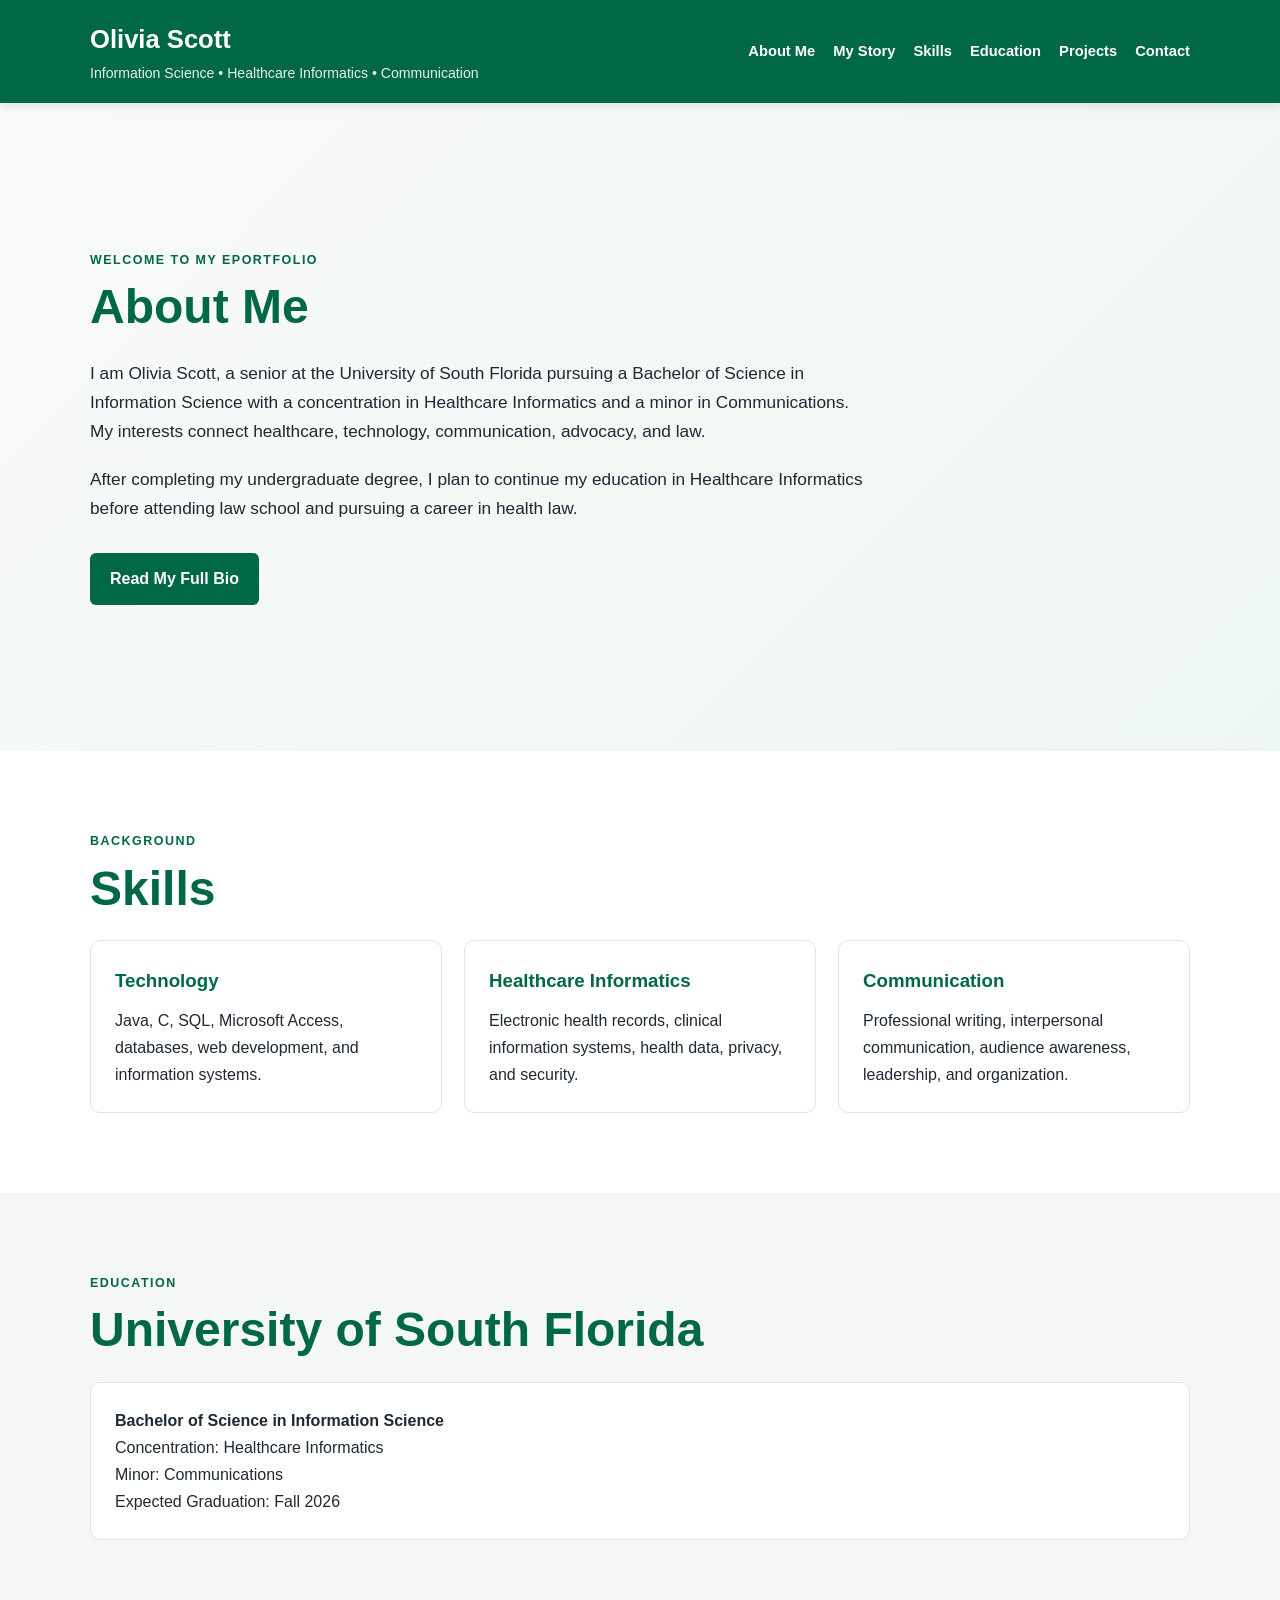
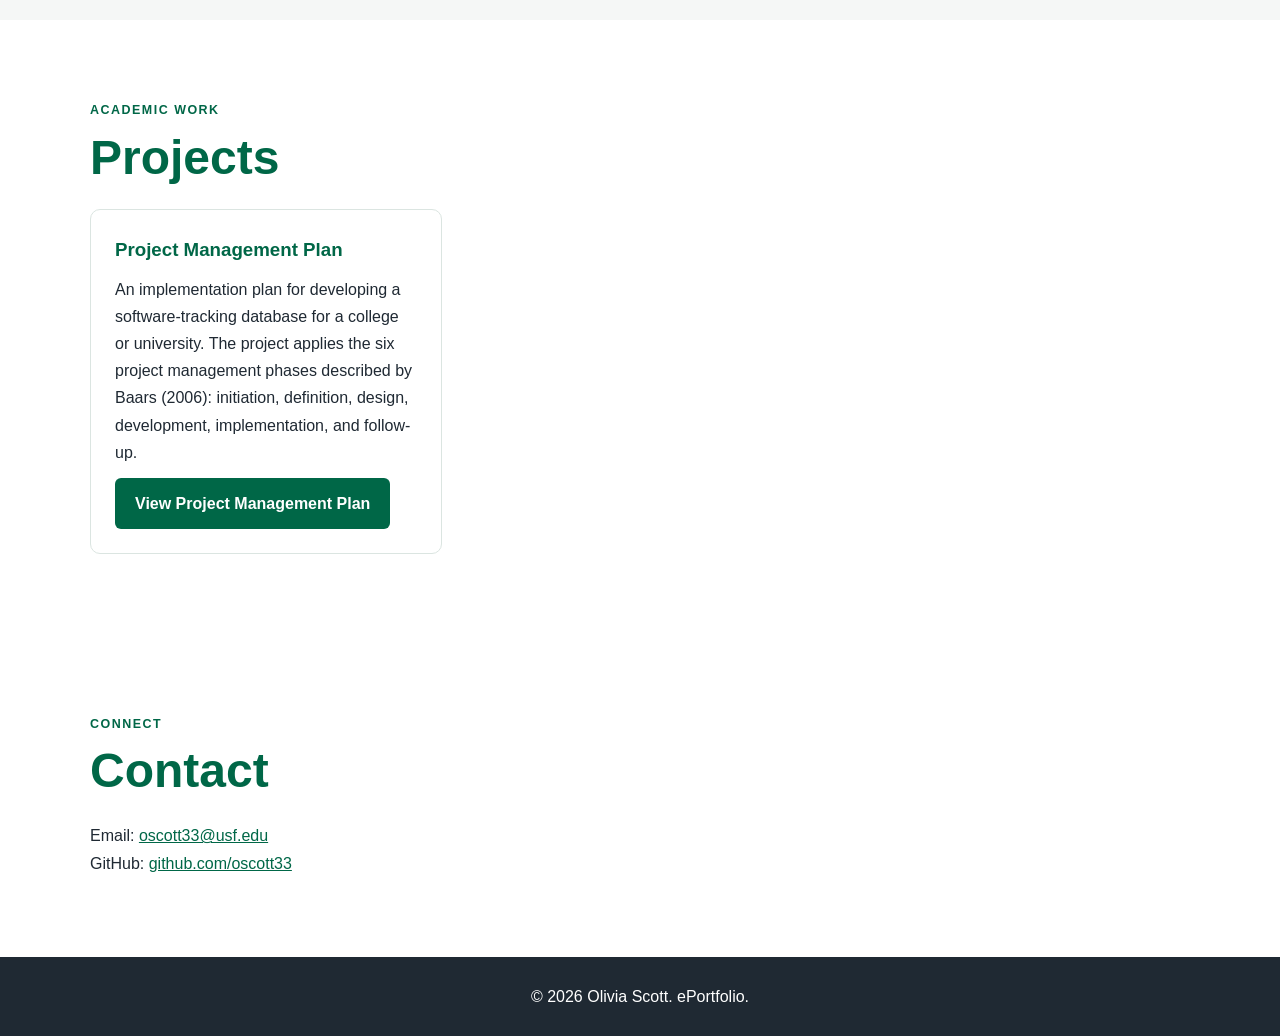
<file: index.html>
<!DOCTYPE html>
<html lang="en">
<head>
    <meta charset="UTF-8">
    <meta name="viewport" content="width=device-width, initial-scale=1.0">
    <title>Olivia Scott | ePortfolio</title>
    <link rel="stylesheet" href="styles.css">
</head>
<body>

<header>
    <div class="container header-content">
        <div>
            <h1>Olivia Scott</h1>
            <p>Information Science • Healthcare Informatics • Communication</p>
        </div>

        <nav>
            <a href="#about">About Me</a>
            <a href="about.html">My Story</a>
            <a href="#skills">Skills</a>
            <a href="#education">Education</a>
            <a href="#projects">Projects</a>
            <a href="#contact">Contact</a>
        </nav>
    </div>
</header>

<main>

    <section id="about" class="hero">
        <div class="container">
            <p class="eyebrow">WELCOME TO MY EPORTFOLIO</p>

            <h2>About Me</h2>

            <p class="lead">
                I am Olivia Scott, a senior at the University of South Florida pursuing a
                Bachelor of Science in Information Science with a concentration in Healthcare
                Informatics and a minor in Communications. My interests connect healthcare,
                technology, communication, advocacy, and law.
            </p>

            <p class="lead">
                After completing my undergraduate degree, I plan to continue my education in
                Healthcare Informatics before attending law school and pursuing a career in health law.
            </p>

            <a class="button" href="about.html">Read My Full Bio</a>
        </div>
    </section>


    <section id="skills">
        <div class="container">
            <p class="eyebrow">BACKGROUND</p>
            <h2>Skills</h2>

            <div class="card-grid">

                <div class="card">
                    <h3>Technology</h3>
                    <p>
                        Java, C, SQL, Microsoft Access, databases,
                        web development, and information systems.
                    </p>
                </div>

                <div class="card">
                    <h3>Healthcare Informatics</h3>
                    <p>
                        Electronic health records, clinical information systems,
                        health data, privacy, and security.
                    </p>
                </div>

                <div class="card">
                    <h3>Communication</h3>
                    <p>
                        Professional writing, interpersonal communication,
                        audience awareness, leadership, and organization.
                    </p>
                </div>

            </div>
        </div>
    </section>


    <section id="education" class="section-alt">
        <div class="container">
            <p class="eyebrow">EDUCATION</p>

            <h2>University of South Florida</h2>

            <div class="education-box">
                <p><strong>Bachelor of Science in Information Science</strong></p>
                <p>Concentration: Healthcare Informatics</p>
                <p>Minor: Communications</p>
                <p>Expected Graduation: Fall 2026</p>
            </div>
        </div>
    </section>


    <!-- Projects Section -->
    <section id="projects">
        <div class="container">
            <p class="eyebrow">ACADEMIC WORK</p>
            <h2>Projects</h2>

            <div class="card-grid">

                <div class="card">
                    <h3>Project Management Plan</h3>

                    <p>
                        An implementation plan for developing a software-tracking
                        database for a college or university. The project applies
                        the six project management phases described by Baars (2006):
                        initiation, definition, design, development, implementation,
                        and follow-up.
                    </p>

                    <a class="button" href="project-management-plan.html">
                        View Project Management Plan
                    </a>
                </div>

            </div>
        </div>
    </section>


    <section id="contact">
        <div class="container">
            <p class="eyebrow">CONNECT</p>
            <h2>Contact</h2>

            <p>
                Email:
                <a href="mailto:oscott33@usf.edu">oscott33@usf.edu</a>
            </p>

            <p>
                GitHub:
                <a href="https://github.com/oscott33"
                   target="_blank"
                   rel="noopener">
                    github.com/oscott33
                </a>
            </p>
        </div>
    </section>

</main>

<footer>
    <p>&copy; 2026 Olivia Scott. ePortfolio.</p>
</footer>

</body>
</html>
</file>
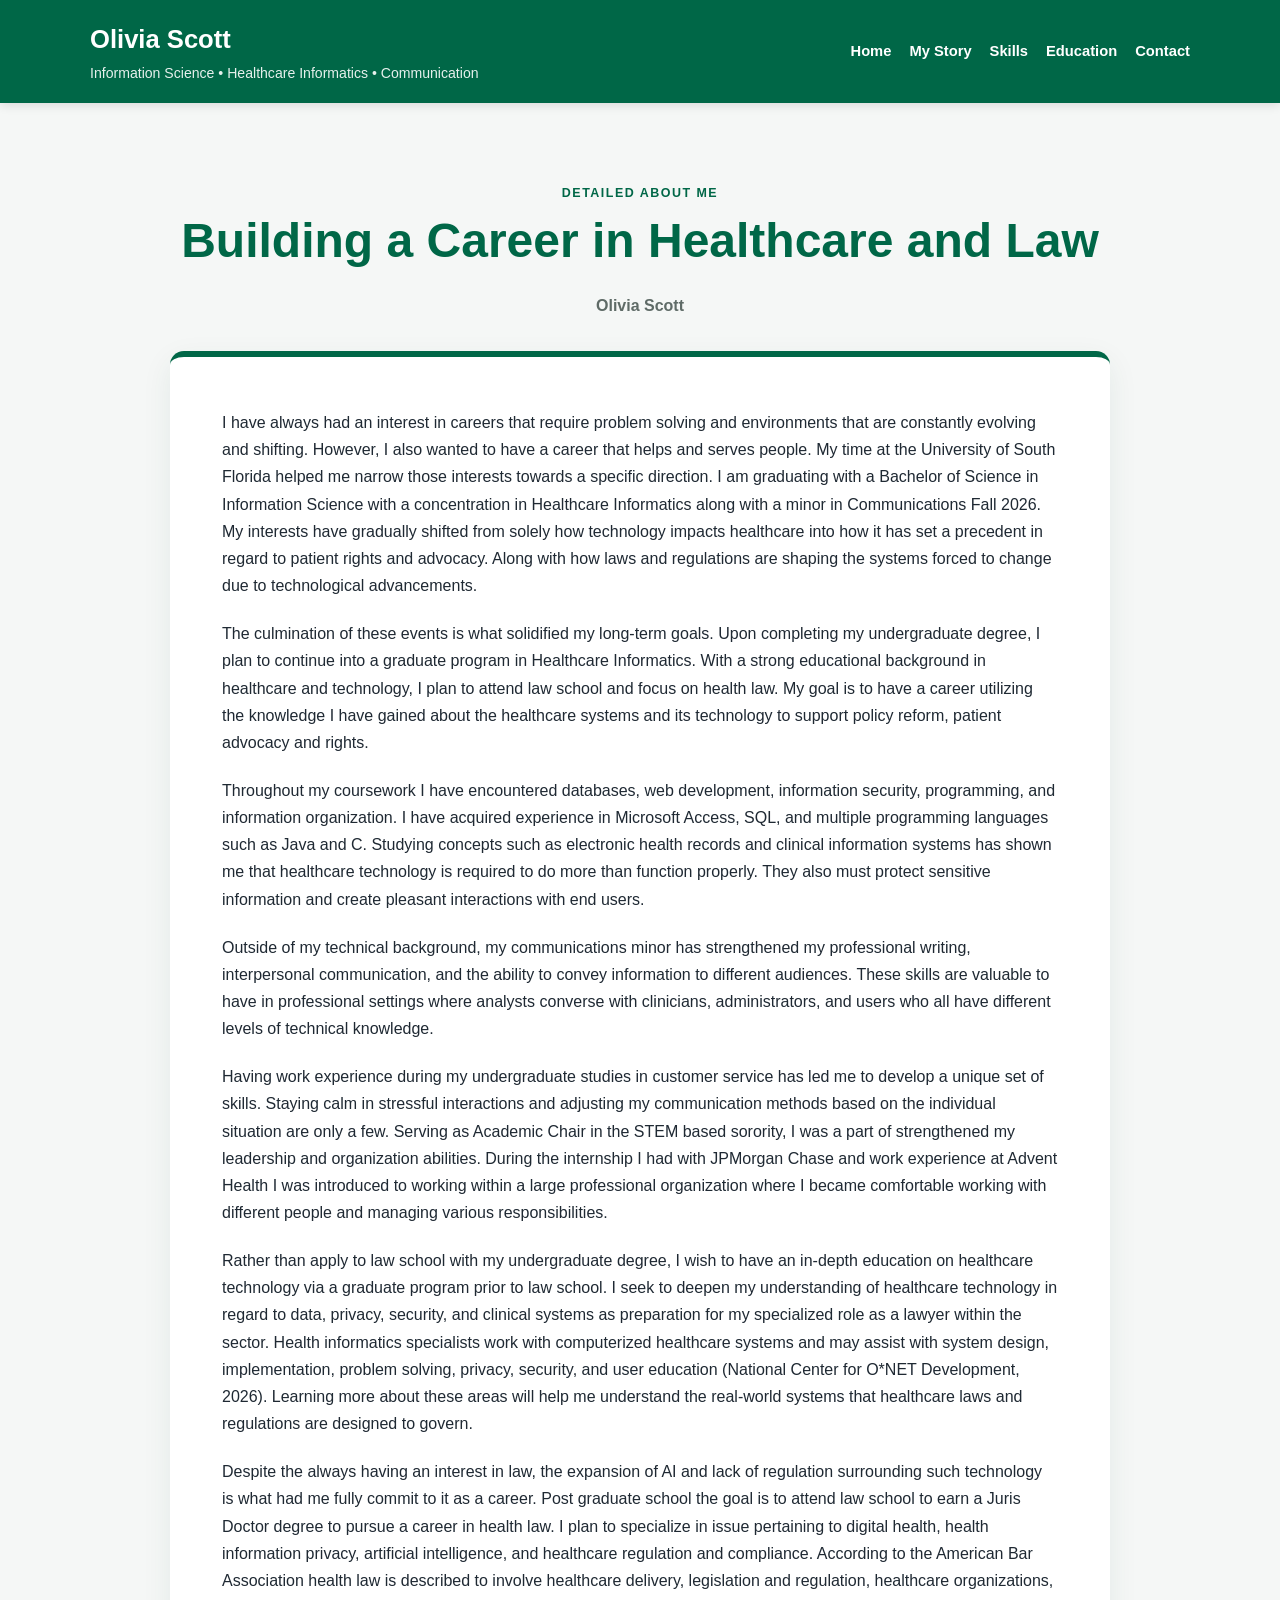
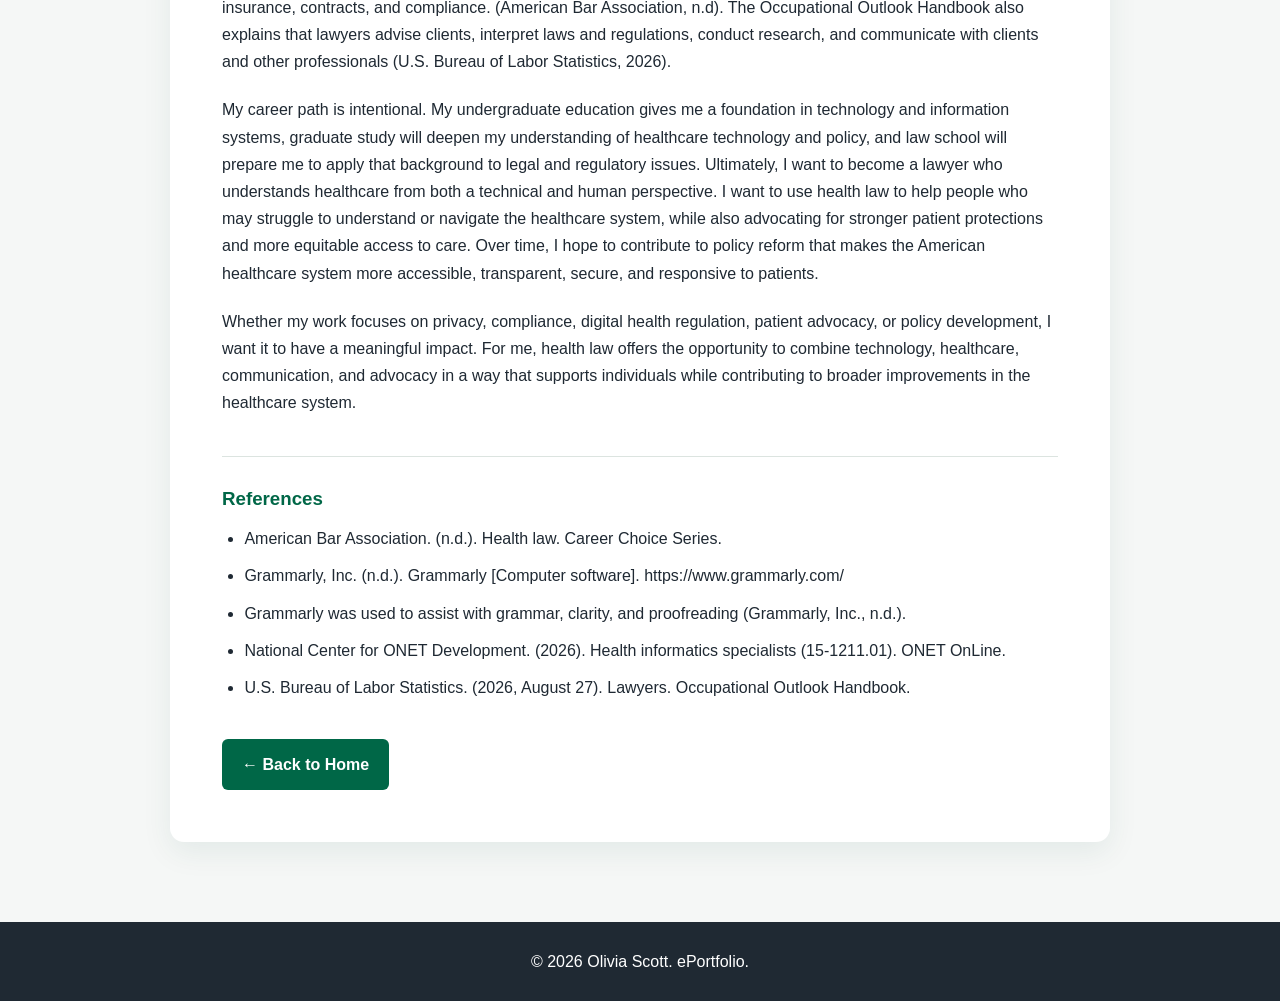
<file: about.html>
<!DOCTYPE html>
<html lang="en">
<head>
    <meta charset="UTF-8">
    <meta name="viewport" content="width=device-width, initial-scale=1.0">
    <title>About Me | Olivia Scott</title>
    <link rel="stylesheet" href="styles.css">
</head>
<body>

<header>
    <div class="container header-content">
        <div>
            <h1>Olivia Scott</h1>
            <p>Information Science • Healthcare Informatics • Communication</p>
        </div>

        <nav>
            <a href="index.html">Home</a>
            <a href="about.html">My Story</a>
            <a href="index.html#skills">Skills</a>
            <a href="index.html#education">Education</a>
            <a href="index.html#contact">Contact</a>
        </nav>
    </div>
</header>

<main>
    <section class="section-alt bio-page">
        <div class="container bio-layout">

            <div class="section-heading">
                <p class="eyebrow">DETAILED ABOUT ME</p>
                <h2>Building a Career in Healthcare and Law</h2>
                <p class="byline">Olivia Scott</p>
            </div>

            <article class="bio-card">
                <p>I have always had an interest in careers that require problem solving and environments that are constantly evolving and shifting. However, I also wanted to have a career that helps and serves people. My time at the University of South Florida helped me narrow those interests towards a specific direction. I am graduating with a Bachelor of Science in Information Science with a concentration in Healthcare Informatics along with a minor in Communications Fall 2026. My interests have gradually shifted from solely how technology impacts healthcare into how it has set a precedent in regard to patient rights and advocacy. Along with how laws and regulations are shaping the systems forced to change due to technological advancements.</p>
                <p>The culmination of these events is what solidified my long-term goals. Upon completing my undergraduate degree, I plan to continue into a graduate program in Healthcare Informatics. With a strong educational background in healthcare and technology, I plan to attend law school and focus on health law. My goal is to have a career utilizing the knowledge I have gained about the healthcare systems and its technology to support policy reform, patient advocacy and rights.</p>
                <p>Throughout my coursework I have encountered databases, web development, information security, programming, and information organization. I have acquired experience in Microsoft Access, SQL, and multiple programming languages such as Java and C. Studying concepts such as electronic health records and clinical information systems has shown me that healthcare technology is required to do more than function properly. They also must protect sensitive information and create pleasant interactions with end users.</p>
                <p>Outside of my technical background, my communications minor has strengthened my professional writing, interpersonal communication, and the ability to convey information to different audiences. These skills are valuable to have in professional settings where analysts converse with clinicians, administrators, and users who all have different levels of technical knowledge.</p>
                <p>Having work experience during my undergraduate studies in customer service has led me to develop a unique set of skills. Staying calm in stressful interactions and adjusting my communication methods based on the individual situation are only a few. Serving as Academic Chair in the STEM based sorority, I was a part of strengthened my leadership and organization abilities. During the internship I had with JPMorgan Chase and work experience at Advent Health I was introduced to working within a large professional organization where I became comfortable working with different people and managing various responsibilities.</p>
                <p>Rather than apply to law school with my undergraduate degree, I wish to have an in-depth education on healthcare technology via a graduate program prior to law school. I seek to deepen my understanding of healthcare technology in regard to data, privacy, security, and clinical systems as preparation for my specialized role as a lawyer within the sector. Health informatics specialists work with computerized healthcare systems and may assist with system design, implementation, problem solving, privacy, security, and user education (National Center for O*NET Development, 2026). Learning more about these areas will help me understand the real-world systems that healthcare laws and regulations are designed to govern.</p>
                <p>Despite the always having an interest in law, the expansion of AI and lack of regulation surrounding such technology is what had me fully commit to it as a career. Post graduate school the goal is to attend law school to earn a Juris Doctor degree to pursue a career in health law. I plan to specialize in issue pertaining to digital health, health information privacy, artificial intelligence, and healthcare regulation and compliance. According to the American Bar Association health law is described to involve healthcare delivery, legislation and regulation, healthcare organizations, insurance, contracts, and compliance. (American Bar Association, n.d). The Occupational Outlook Handbook also explains that lawyers advise clients, interpret laws and regulations, conduct research, and communicate with clients and other professionals (U.S. Bureau of Labor Statistics, 2026).</p>
                <p>My career path is intentional. My undergraduate education gives me a foundation in technology and information systems, graduate study will deepen my understanding of healthcare technology and policy, and law school will prepare me to apply that background to legal and regulatory issues. Ultimately, I want to become a lawyer who understands healthcare from both a technical and human perspective. I want to use health law to help people who may struggle to understand or navigate the healthcare system, while also advocating for stronger patient protections and more equitable access to care. Over time, I hope to contribute to policy reform that makes the American healthcare system more accessible, transparent, secure, and responsive to patients.</p>
                <p>Whether my work focuses on privacy, compliance, digital health regulation, patient advocacy, or policy development, I want it to have a meaningful impact. For me, health law offers the opportunity to combine technology, healthcare, communication, and advocacy in a way that supports individuals while contributing to broader improvements in the healthcare system.</p>

                <div class="references">
                    <h3>References</h3>
                    <ul>
                    <li>American Bar Association. (n.d.). Health law. Career Choice Series.</li>
                    <li>Grammarly, Inc. (n.d.). Grammarly [Computer software]. https://www.grammarly.com/</li>
                    <li>Grammarly was used to assist with grammar, clarity, and proofreading (Grammarly, Inc., n.d.).</li>
                    <li>National Center for ONET Development. (2026). Health informatics specialists (15-1211.01). ONET OnLine.</li>
                    <li>U.S. Bureau of Labor Statistics. (2026, August 27). Lawyers. Occupational Outlook Handbook.</li>
                    </ul>
                </div>

                <a class="button back-home" href="index.html">← Back to Home</a>
            </article>

        </div>
    </section>
</main>

<footer>
    <p>&copy; 2026 Olivia Scott. ePortfolio.</p>
</footer>

</body>
</html>
</file>
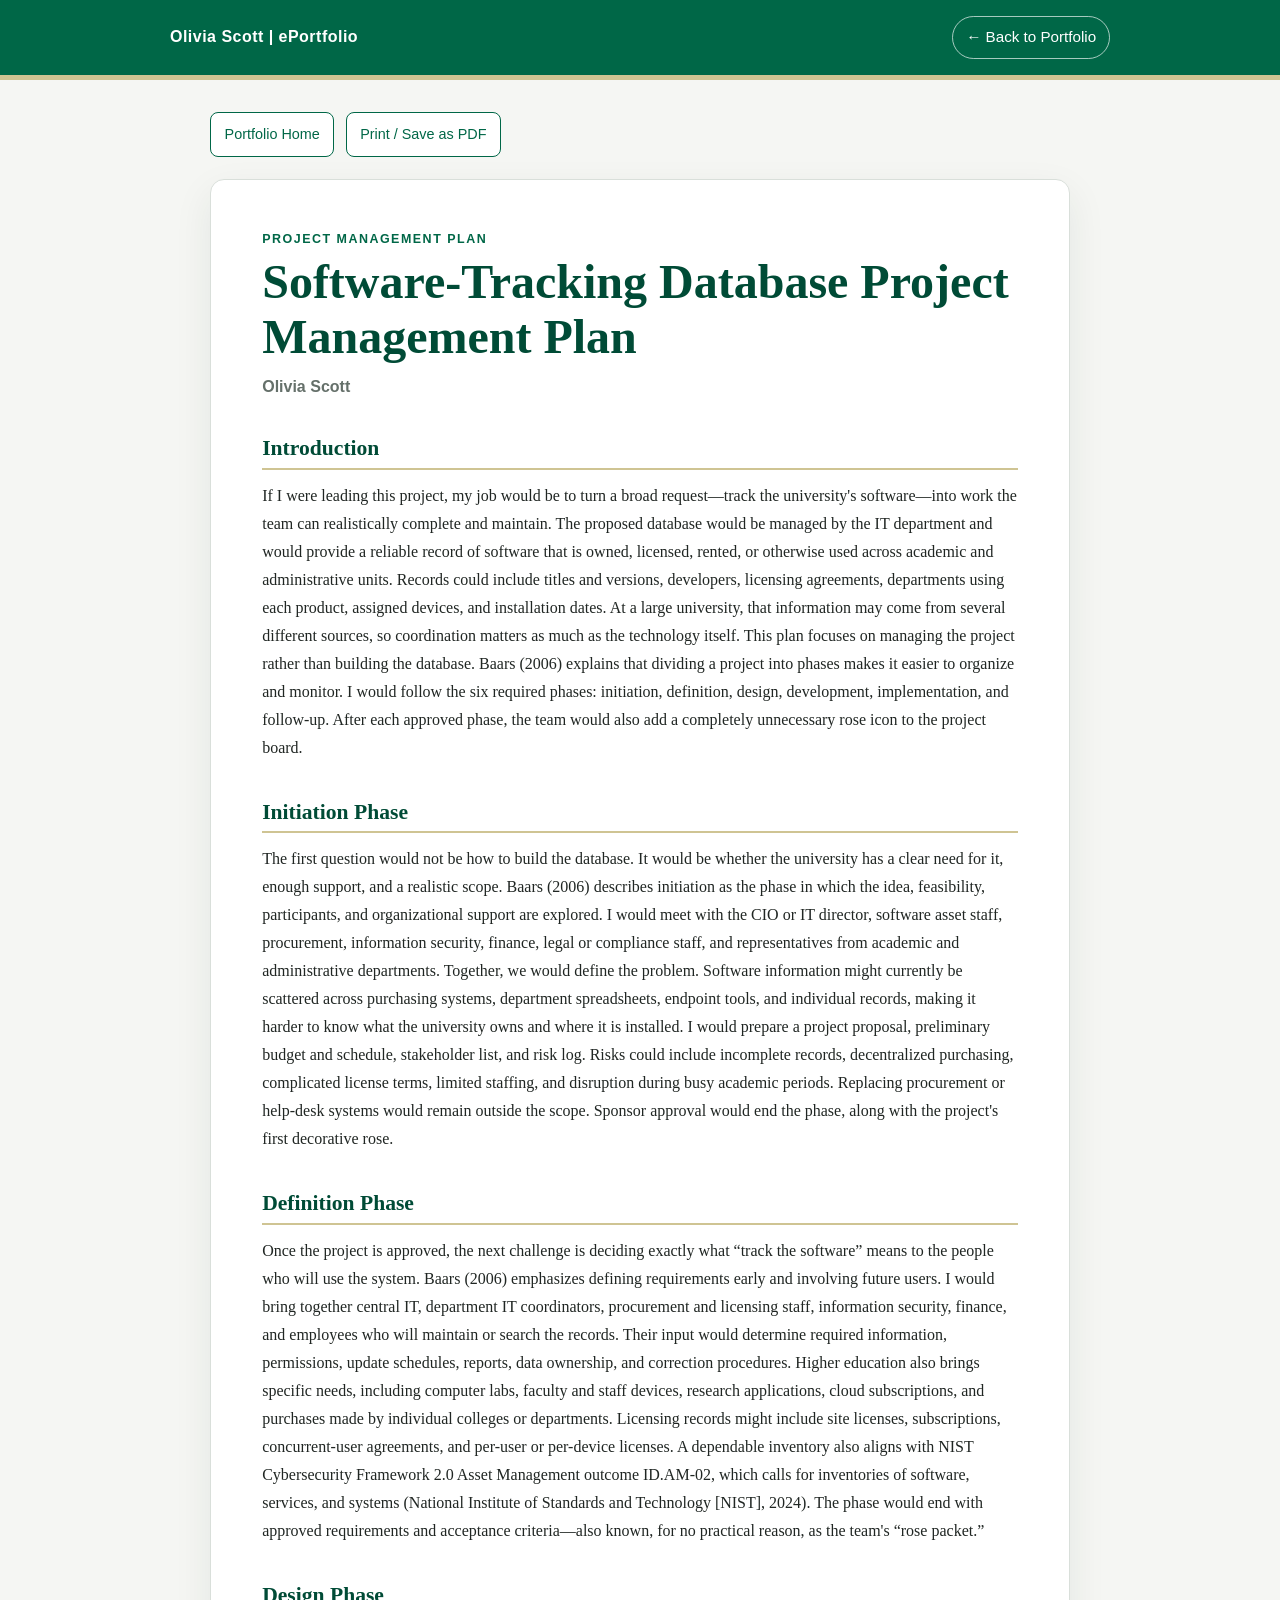
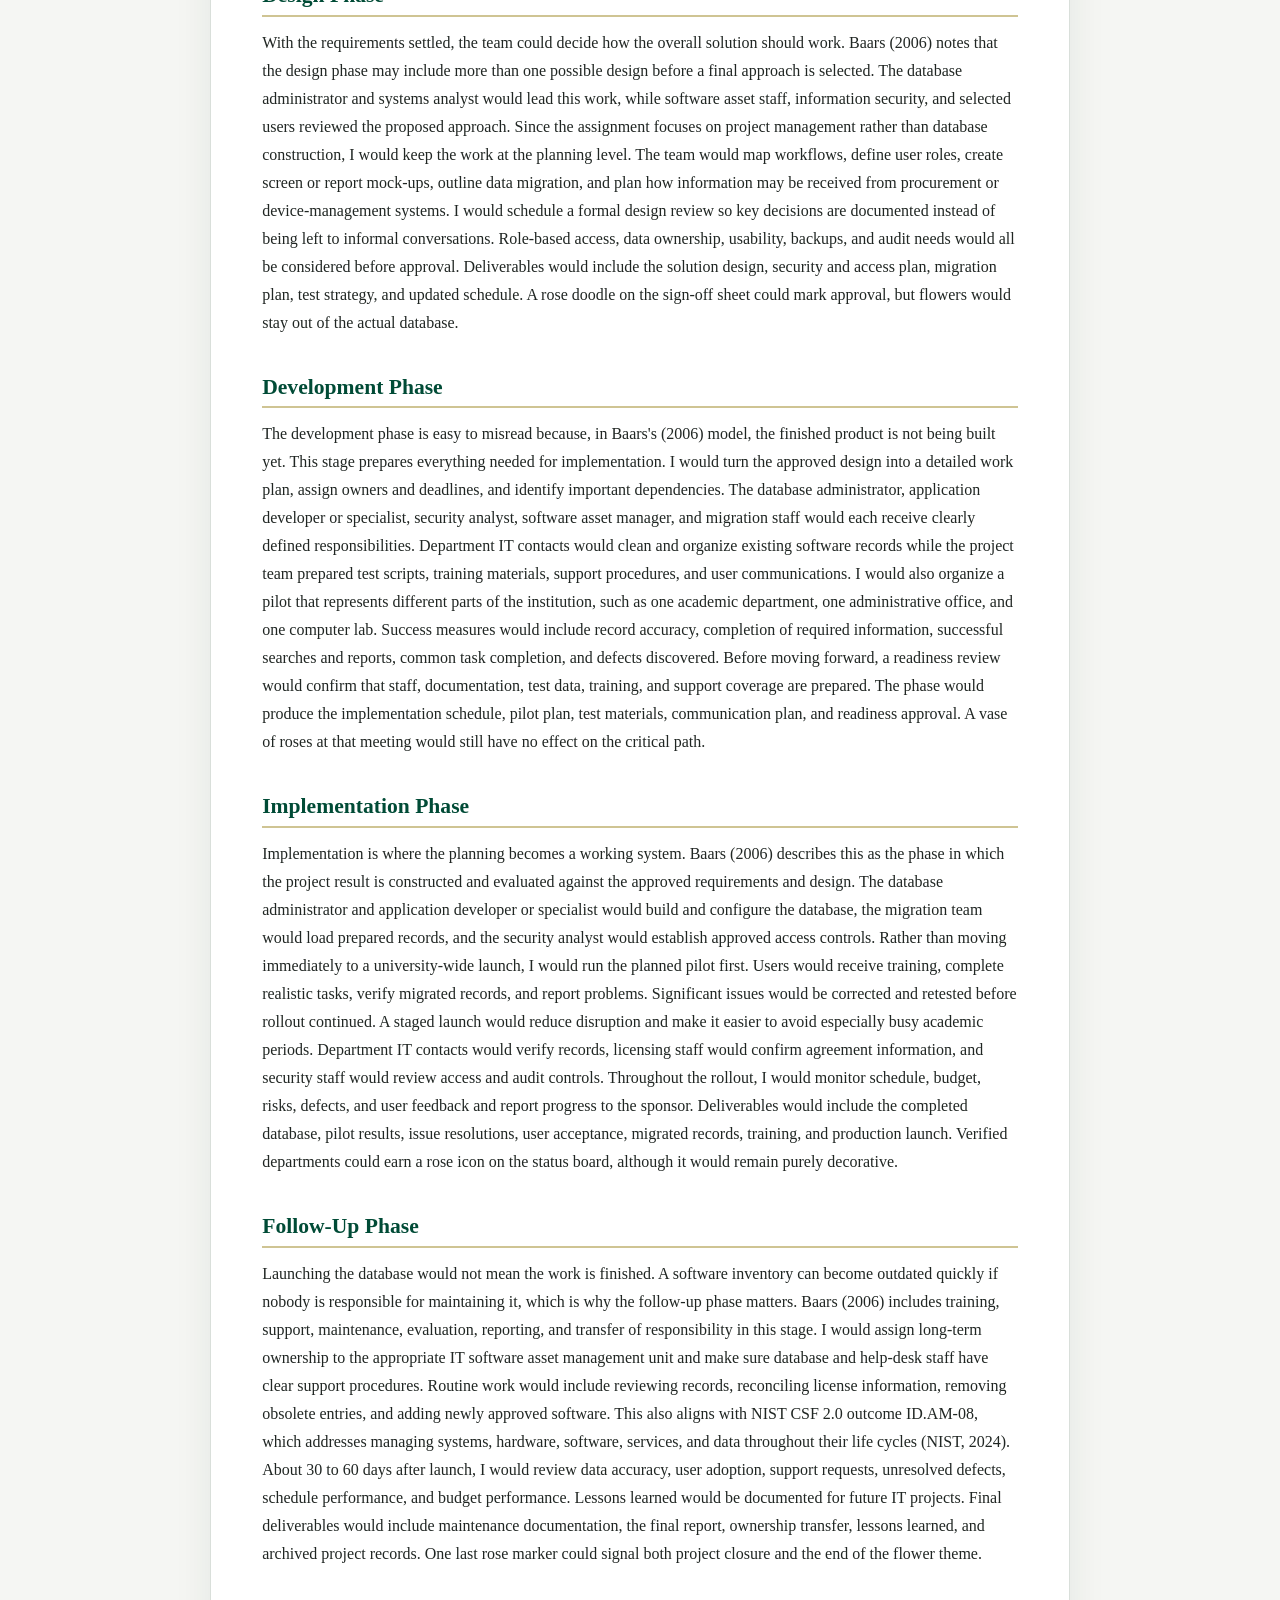
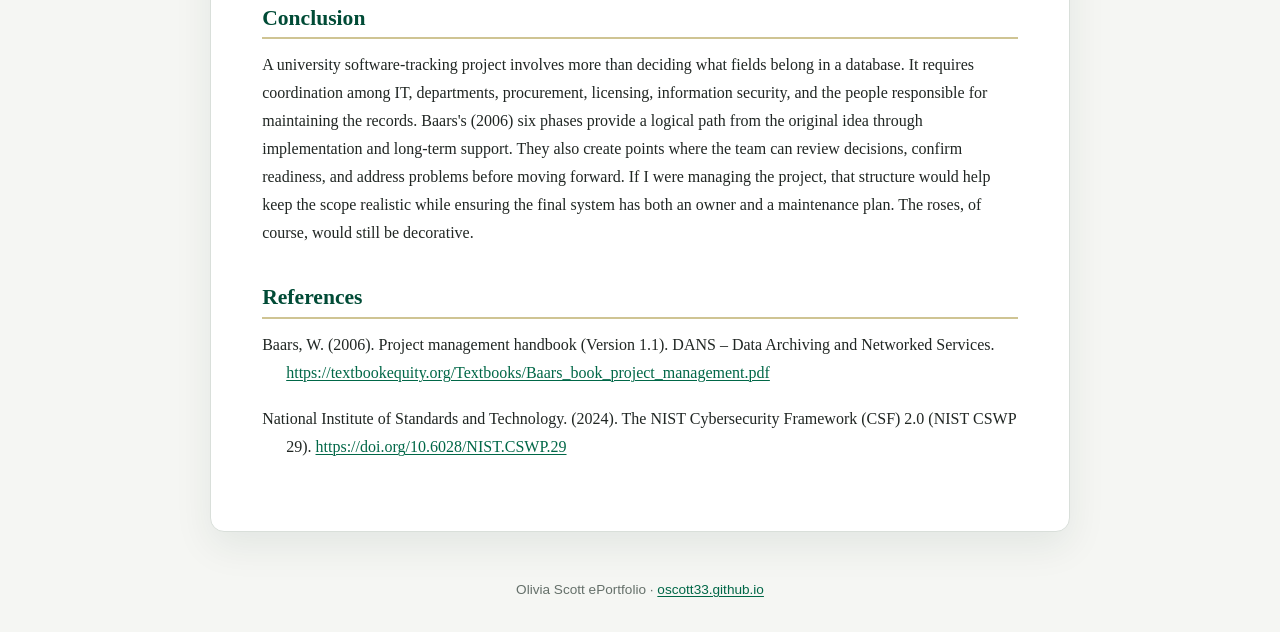
<file: project-management-plan.html>
<!DOCTYPE html>
<html lang="en">
<head>
  <meta charset="UTF-8">
  <meta name="viewport" content="width=device-width, initial-scale=1.0">
  <meta name="description" content="Olivia Scott's Project Management Plan for a hypothetical university software-tracking database.">
  <title>Software-Tracking Database Project Management Plan | Olivia Scott</title>
  <style>
    :root {
      --usf-green: #006747;
      --usf-dark: #004b36;
      --usf-gold: #cfc493;
      --ink: #202623;
      --muted: #65706a;
      --paper: #ffffff;
      --page: #f5f6f3;
      --line: #d9dfda;
    }

    * {
      box-sizing: border-box;
    }

    html {
      scroll-behavior: smooth;
    }

    body {
      margin: 0;
      font-family: Georgia, "Times New Roman", serif;
      color: var(--ink);
      background: var(--page);
      line-height: 1.75;
    }

    .site-header {
      background: var(--usf-green);
      color: white;
      border-bottom: 5px solid var(--usf-gold);
    }

    .header-inner {
      max-width: 980px;
      margin: 0 auto;
      padding: 1rem 1.25rem;
      display: flex;
      align-items: center;
      justify-content: space-between;
      gap: 1rem;
    }

    .brand {
      font-family: Arial, Helvetica, sans-serif;
      font-weight: 700;
      letter-spacing: .03em;
    }

    .back-link {
      color: white;
      text-decoration: none;
      font-family: Arial, Helvetica, sans-serif;
      font-size: .95rem;
      border: 1px solid rgba(255,255,255,.65);
      border-radius: 999px;
      padding: .45rem .8rem;
    }

    .back-link:hover,
    .back-link:focus {
      background: white;
      color: var(--usf-dark);
      outline: none;
    }

    main {
      max-width: 900px;
      margin: 2rem auto 3rem;
      padding: 0 1.25rem;
    }

    .paper {
      background: var(--paper);
      border: 1px solid var(--line);
      border-radius: 14px;
      box-shadow: 0 14px 38px rgba(0, 50, 35, .08);
      padding: clamp(1.5rem, 4vw, 3.5rem);
    }

    .eyebrow {
      margin: 0 0 .4rem;
      color: var(--usf-green);
      font: 700 .78rem/1.3 Arial, Helvetica, sans-serif;
      letter-spacing: .12em;
      text-transform: uppercase;
    }

    h1 {
      margin: 0;
      color: var(--usf-dark);
      font-size: clamp(2rem, 5vw, 3rem);
      line-height: 1.15;
    }

    .author {
      margin: .7rem 0 2.1rem;
      color: var(--muted);
      font: 600 1rem/1.4 Arial, Helvetica, sans-serif;
    }

    h2 {
      margin: 2.25rem 0 .75rem;
      padding-bottom: .35rem;
      color: var(--usf-dark);
      font-size: 1.35rem;
      line-height: 1.3;
      border-bottom: 2px solid var(--usf-gold);
    }

    p {
      margin: 0 0 1.15rem;
    }

    .reference {
      padding-left: 1.5rem;
      text-indent: -1.5rem;
      overflow-wrap: anywhere;
    }

    a {
      color: var(--usf-green);
      text-decoration-thickness: 1px;
      text-underline-offset: 2px;
    }

    a:hover,
    a:focus {
      color: var(--usf-dark);
    }

    .page-tools {
      display: flex;
      flex-wrap: wrap;
      gap: .7rem;
      margin: 0 0 1.4rem;
      font-family: Arial, Helvetica, sans-serif;
    }

    .button {
      display: inline-block;
      border: 1px solid var(--usf-green);
      border-radius: 8px;
      padding: .55rem .85rem;
      color: var(--usf-green);
      background: white;
      text-decoration: none;
      font-size: .9rem;
      cursor: pointer;
    }

    .button:hover,
    .button:focus {
      color: white;
      background: var(--usf-green);
    }

    footer {
      max-width: 900px;
      margin: 0 auto 2rem;
      padding: 0 1.25rem;
      color: var(--muted);
      text-align: center;
      font: .85rem/1.5 Arial, Helvetica, sans-serif;
    }

    @media (max-width: 600px) {
      .header-inner {
        align-items: flex-start;
        flex-direction: column;
      }

      main {
        margin-top: 1rem;
      }

      .paper {
        border-radius: 10px;
      }
    }

    @media print {
      body {
        background: white;
      }

      .site-header,
      .page-tools,
      footer {
        display: none;
      }

      main {
        max-width: none;
        margin: 0;
        padding: 0;
      }

      .paper {
        border: 0;
        box-shadow: none;
        padding: 0;
      }

      h2 {
        break-after: avoid;
      }

      p {
        orphans: 3;
        widows: 3;
      }
    }
  </style>
</head>
<body>
  <header class="site-header">
    <div class="header-inner">
      <div class="brand">Olivia Scott | ePortfolio</div>
      <a class="back-link" href="index.html">&larr; Back to Portfolio</a>
    </div>
  </header>

  <main>
    <div class="page-tools">
      <a class="button" href="index.html">Portfolio Home</a>
      <button class="button" type="button" onclick="window.print()">Print / Save as PDF</button>
    </div>

    <article class="paper">
      <p class="eyebrow">Project Management Plan</p>
      <h1>Software-Tracking Database Project Management Plan</h1>
      <p class="author">Olivia Scott</p>

      <h2>Introduction</h2>
<p>If I were leading this project, my job would be to turn a broad request—track the university&#x27;s software—into work the team can realistically complete and maintain. The proposed database would be managed by the IT department and would provide a reliable record of software that is owned, licensed, rented, or otherwise used across academic and administrative units. Records could include titles and versions, developers, licensing agreements, departments using each product, assigned devices, and installation dates. At a large university, that information may come from several different sources, so coordination matters as much as the technology itself. This plan focuses on managing the project rather than building the database. Baars (2006) explains that dividing a project into phases makes it easier to organize and monitor. I would follow the six required phases: initiation, definition, design, development, implementation, and follow-up. After each approved phase, the team would also add a completely unnecessary rose icon to the project board.</p>
<h2>Initiation Phase</h2>
<p>The first question would not be how to build the database. It would be whether the university has a clear need for it, enough support, and a realistic scope. Baars (2006) describes initiation as the phase in which the idea, feasibility, participants, and organizational support are explored. I would meet with the CIO or IT director, software asset staff, procurement, information security, finance, legal or compliance staff, and representatives from academic and administrative departments. Together, we would define the problem. Software information might currently be scattered across purchasing systems, department spreadsheets, endpoint tools, and individual records, making it harder to know what the university owns and where it is installed. I would prepare a project proposal, preliminary budget and schedule, stakeholder list, and risk log. Risks could include incomplete records, decentralized purchasing, complicated license terms, limited staffing, and disruption during busy academic periods. Replacing procurement or help-desk systems would remain outside the scope. Sponsor approval would end the phase, along with the project&#x27;s first decorative rose.</p>
<h2>Definition Phase</h2>
<p>Once the project is approved, the next challenge is deciding exactly what “track the software” means to the people who will use the system. Baars (2006) emphasizes defining requirements early and involving future users. I would bring together central IT, department IT coordinators, procurement and licensing staff, information security, finance, and employees who will maintain or search the records. Their input would determine required information, permissions, update schedules, reports, data ownership, and correction procedures. Higher education also brings specific needs, including computer labs, faculty and staff devices, research applications, cloud subscriptions, and purchases made by individual colleges or departments. Licensing records might include site licenses, subscriptions, concurrent-user agreements, and per-user or per-device licenses. A dependable inventory also aligns with NIST Cybersecurity Framework 2.0 Asset Management outcome ID.AM-02, which calls for inventories of software, services, and systems (National Institute of Standards and Technology [NIST], 2024). The phase would end with approved requirements and acceptance criteria—also known, for no practical reason, as the team&#x27;s “rose packet.”</p>
<h2>Design Phase</h2>
<p>With the requirements settled, the team could decide how the overall solution should work. Baars (2006) notes that the design phase may include more than one possible design before a final approach is selected. The database administrator and systems analyst would lead this work, while software asset staff, information security, and selected users reviewed the proposed approach. Since the assignment focuses on project management rather than database construction, I would keep the work at the planning level. The team would map workflows, define user roles, create screen or report mock-ups, outline data migration, and plan how information may be received from procurement or device-management systems. I would schedule a formal design review so key decisions are documented instead of being left to informal conversations. Role-based access, data ownership, usability, backups, and audit needs would all be considered before approval. Deliverables would include the solution design, security and access plan, migration plan, test strategy, and updated schedule. A rose doodle on the sign-off sheet could mark approval, but flowers would stay out of the actual database.</p>
<h2>Development Phase</h2>
<p>The development phase is easy to misread because, in Baars&#x27;s (2006) model, the finished product is not being built yet. This stage prepares everything needed for implementation. I would turn the approved design into a detailed work plan, assign owners and deadlines, and identify important dependencies. The database administrator, application developer or specialist, security analyst, software asset manager, and migration staff would each receive clearly defined responsibilities. Department IT contacts would clean and organize existing software records while the project team prepared test scripts, training materials, support procedures, and user communications. I would also organize a pilot that represents different parts of the institution, such as one academic department, one administrative office, and one computer lab. Success measures would include record accuracy, completion of required information, successful searches and reports, common task completion, and defects discovered. Before moving forward, a readiness review would confirm that staff, documentation, test data, training, and support coverage are prepared. The phase would produce the implementation schedule, pilot plan, test materials, communication plan, and readiness approval. A vase of roses at that meeting would still have no effect on the critical path.</p>
<h2>Implementation Phase</h2>
<p>Implementation is where the planning becomes a working system. Baars (2006) describes this as the phase in which the project result is constructed and evaluated against the approved requirements and design. The database administrator and application developer or specialist would build and configure the database, the migration team would load prepared records, and the security analyst would establish approved access controls. Rather than moving immediately to a university-wide launch, I would run the planned pilot first. Users would receive training, complete realistic tasks, verify migrated records, and report problems. Significant issues would be corrected and retested before rollout continued. A staged launch would reduce disruption and make it easier to avoid especially busy academic periods. Department IT contacts would verify records, licensing staff would confirm agreement information, and security staff would review access and audit controls. Throughout the rollout, I would monitor schedule, budget, risks, defects, and user feedback and report progress to the sponsor. Deliverables would include the completed database, pilot results, issue resolutions, user acceptance, migrated records, training, and production launch. Verified departments could earn a rose icon on the status board, although it would remain purely decorative.</p>
<h2>Follow-Up Phase</h2>
<p>Launching the database would not mean the work is finished. A software inventory can become outdated quickly if nobody is responsible for maintaining it, which is why the follow-up phase matters. Baars (2006) includes training, support, maintenance, evaluation, reporting, and transfer of responsibility in this stage. I would assign long-term ownership to the appropriate IT software asset management unit and make sure database and help-desk staff have clear support procedures. Routine work would include reviewing records, reconciling license information, removing obsolete entries, and adding newly approved software. This also aligns with NIST CSF 2.0 outcome ID.AM-08, which addresses managing systems, hardware, software, services, and data throughout their life cycles (NIST, 2024). About 30 to 60 days after launch, I would review data accuracy, user adoption, support requests, unresolved defects, schedule performance, and budget performance. Lessons learned would be documented for future IT projects. Final deliverables would include maintenance documentation, the final report, ownership transfer, lessons learned, and archived project records. One last rose marker could signal both project closure and the end of the flower theme.</p>
<h2>Conclusion</h2>
<p>A university software-tracking project involves more than deciding what fields belong in a database. It requires coordination among IT, departments, procurement, licensing, information security, and the people responsible for maintaining the records. Baars&#x27;s (2006) six phases provide a logical path from the original idea through implementation and long-term support. They also create points where the team can review decisions, confirm readiness, and address problems before moving forward. If I were managing the project, that structure would help keep the scope realistic while ensuring the final system has both an owner and a maintenance plan. The roses, of course, would still be decorative.</p>
<h2>References</h2>
<p class="reference">Baars, W. (2006). Project management handbook (Version 1.1). DANS – Data Archiving and Networked Services. <a href="https://textbookequity.org/Textbooks/Baars_book_project_management.pdf" target="_blank" rel="noopener">https://textbookequity.org/Textbooks/Baars_book_project_management.pdf</a></p>
<p class="reference">National Institute of Standards and Technology. (2024). The NIST Cybersecurity Framework (CSF) 2.0 (NIST CSWP 29). <a href="https://doi.org/10.6028/NIST.CSWP.29" target="_blank" rel="noopener">https://doi.org/10.6028/NIST.CSWP.29</a></p>
    </article>
  </main>

  <footer>
    <p>Olivia Scott ePortfolio &middot; <a href="https://oscott33.github.io">oscott33.github.io</a></p>
  </footer>
</body>
</html>
</file>
<file: styles.css>
* {
    box-sizing: border-box;
    margin: 0;
    padding: 0;
}

html {
    scroll-behavior: smooth;
}

body {
    font-family: Arial, Helvetica, sans-serif;
    line-height: 1.7;
    color: #1f2933;
    background: #ffffff;
}

.container {
    width: min(92%, 1100px);
    margin: 0 auto;
}

header {
    position: sticky;
    top: 0;
    z-index: 1000;
    background: #006747;
    color: #ffffff;
    box-shadow: 0 2px 10px rgba(0,0,0,.12);
}

.header-content {
    display: flex;
    align-items: center;
    justify-content: space-between;
    gap: 30px;
    padding: 18px 0;
}

header h1 {
    font-size: 1.6rem;
}

header p {
    font-size: .88rem;
    opacity: .9;
}

nav {
    display: flex;
    flex-wrap: wrap;
    gap: 18px;
}

nav a {
    color: #ffffff;
    text-decoration: none;
    font-weight: 700;
    font-size: .92rem;
}

nav a:hover {
    text-decoration: underline;
}

section {
    padding: 80px 0;
    scroll-margin-top: 100px;
}

.hero {
    min-height: 72vh;
    display: flex;
    align-items: center;
    background: linear-gradient(135deg, #f8faf9, #eef6f2);
}

.eyebrow {
    color: #006747;
    font-weight: 800;
    letter-spacing: .12em;
    font-size: .78rem;
    margin-bottom: 8px;
}

h2 {
    color: #006747;
    font-size: clamp(2rem, 4vw, 3rem);
    line-height: 1.15;
    margin-bottom: 24px;
}

h3 {
    color: #006747;
    margin-bottom: 10px;
}

.lead {
    max-width: 780px;
    font-size: 1.08rem;
    margin-bottom: 18px;
}

.button {
    display: inline-block;
    margin-top: 12px;
    padding: 12px 20px;
    background: #006747;
    color: #ffffff;
    text-decoration: none;
    border-radius: 6px;
    font-weight: 700;
}

.button:hover {
    background: #005239;
}

.section-alt {
    background: #f5f7f6;
}

.bio-page {
    min-height: calc(100vh - 150px);
}

.bio-layout {
    max-width: 940px;
}

.section-heading {
    text-align: center;
    margin-bottom: 32px;
}

.byline {
    color: #5f6b67;
    font-weight: 700;
}

.bio-card {
    background: #ffffff;
    border-radius: 14px;
    padding: clamp(26px, 5vw, 52px);
    box-shadow: 0 10px 30px rgba(0, 80, 60, .08);
    border-top: 6px solid #006747;
}

.bio-card p {
    margin-bottom: 1.3rem;
    font-size: 1rem;
}

.references {
    margin-top: 40px;
    padding-top: 26px;
    border-top: 1px solid #dce4e0;
}

.references ul {
    padding-left: 1.4rem;
}

.references li {
    margin-bottom: 10px;
}

.back-home {
    margin-top: 28px;
}

.card-grid {
    display: grid;
    grid-template-columns: repeat(3, 1fr);
    gap: 22px;
}

.card,
.education-box {
    background: #ffffff;
    padding: 24px;
    border: 1px solid #dbe5e1;
    border-radius: 10px;
}

#contact a {
    color: #006747;
}

footer {
    background: #1f2933;
    color: #ffffff;
    text-align: center;
    padding: 26px 16px;
}

@media (max-width: 800px) {
    .header-content {
        flex-direction: column;
        align-items: flex-start;
    }

    nav {
        gap: 12px;
    }

    .card-grid {
        grid-template-columns: 1fr;
    }

    section {
        padding: 60px 0;
    }
}
</file>
